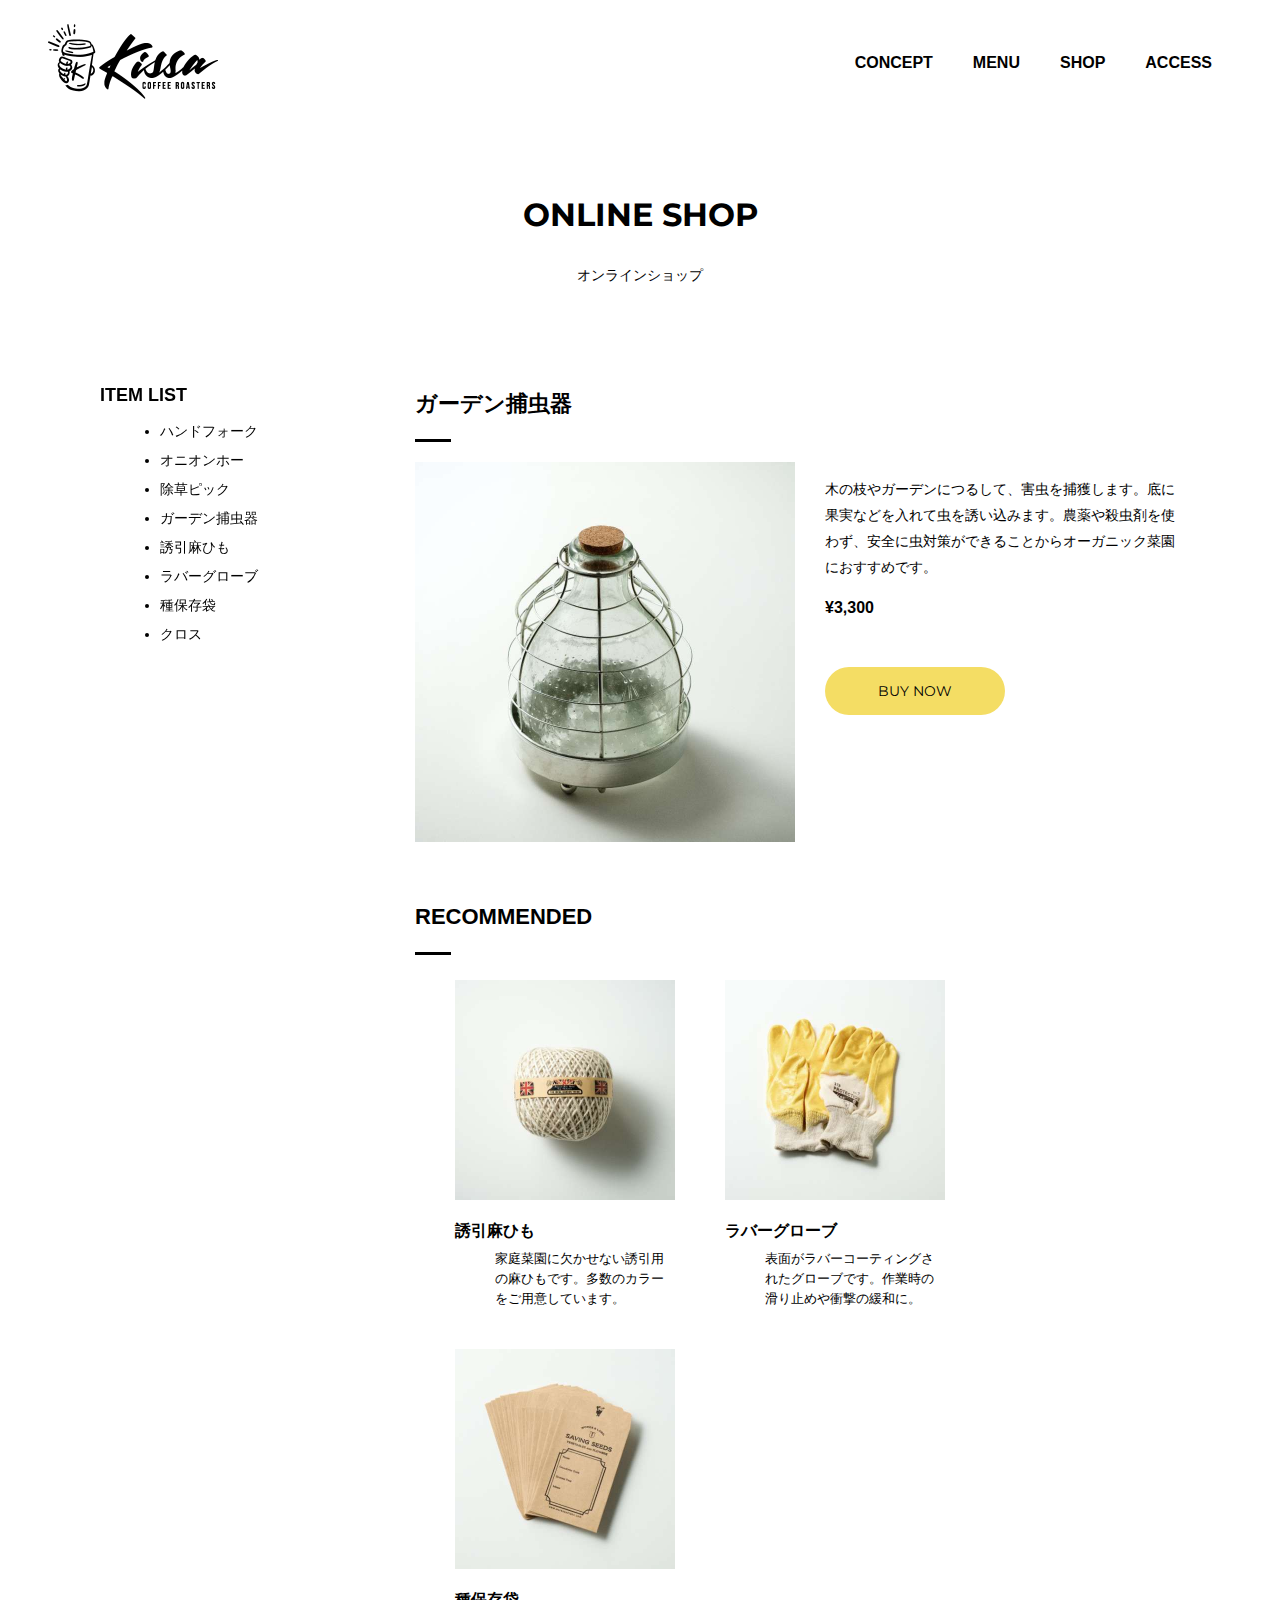
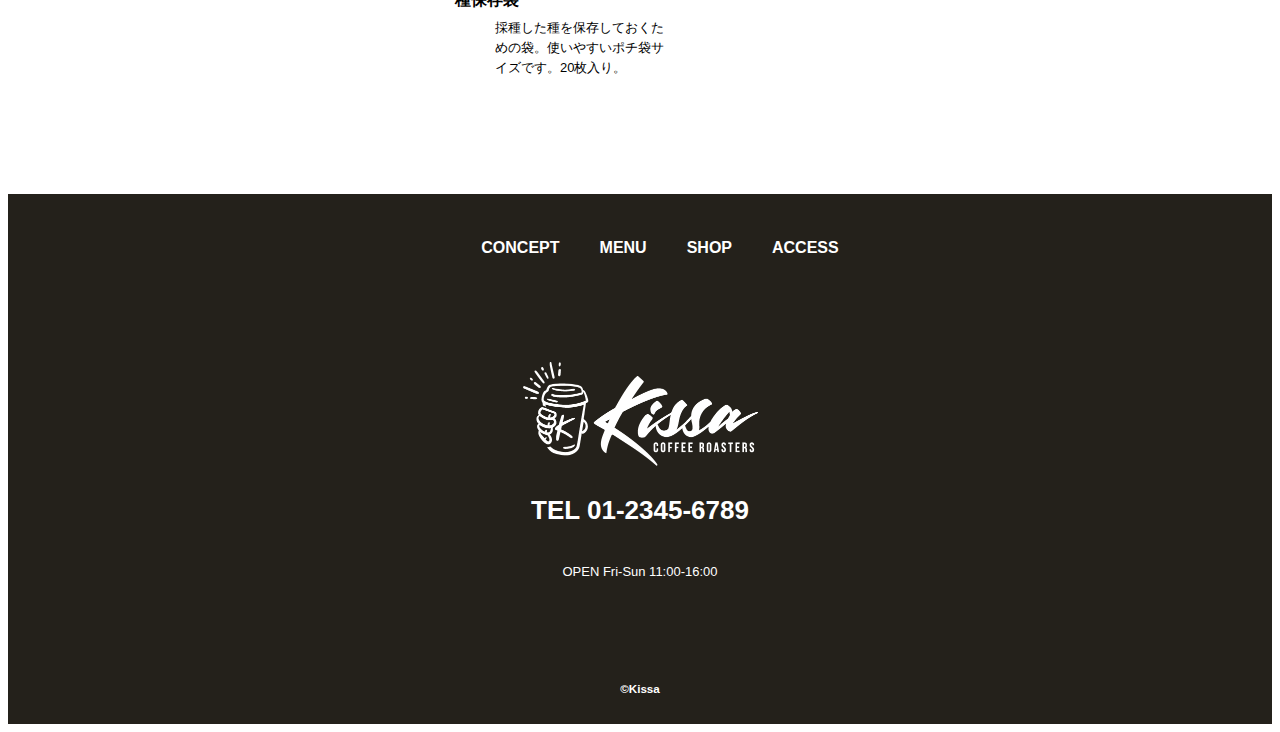
<file: shop-detail.html>
<!DOCTYPE html>
<html>

<head>
    <meta charset="UTF-8">
    <title>ONLINE SHOP｜KISSA official website</title>
    <meta name="description" content="カフェ「KISSA」のスタッフが厳選した、園芸用品のオンラインショップのページです。">
    <meta name="viewport" content="width=device-width">
    <script src="./js/toggle-menu.js"></script>
    <link href="./css/common.css" rel="stylesheet">
    <link href="./css/shop.css" rel="stylesheet">
    <link rel="preconnect" href="https://fonts.googleapis.com">
    <link rel="preconnect" href="https://fonts.gstatic.com" crossorigin>
    <link href="https://fonts.googleapis.com/css2?family=Montserrat:wght@700&display=swap" rel="stylesheet">
</head>

<body>

    <!-- headerここから -->
    <header class="header">
        <div class="header-inner">
            <a class="header-logo" href="./index.html">
                <img src="./images/common/logo-header.png" alt="KISSA">
            </a>
            <button class="toggle-menu-button"></button>
            <div class="header-site-menu">
                <nav class="site-menu">
                    <ul>
                        <li><a href="./concept.html">CONCEPT</a></li>
                        <li><a href="./menu.html">MENU</a></li>
                        <li><a href="./shop.html">SHOP</a></li>
                        <li><a href="./access.html">ACCESS</a></li>
                    </ul>
                </nav>
            </div>
        </div>
    </header>
    <!-- headerここまで -->

    <!-- mainここから -->
    <main class="main">
        <div class="title">
            <h1>ONLINE SHOP</h1>
            <p>オンラインショップ</p>
        </div>
        <div class="shop-contents">
            <div class="shop-item">
                <h2>ガーデン捕虫器</h2>
                <div class="item-area">
                    <img src="./images/shop/img-item04-large.jpg" alt="ガーデン捕虫器の画像">
                    <div class="about-item">
                        <p class="item-text">
                            木の枝やガーデンにつるして、害虫を捕獲します。底に果実などを入れて虫を誘い込みます。農薬や殺虫剤を使わず、安全に虫対策ができることからオーガニック菜園におすすめです。</p>
                        <p class="item-price">¥3,300</p>
                        <a href="https://www.amazon.co.jp/dp/4774190640/" target="_blank">BUY NOW</a>
                    </div>
                </div>
                <div class="item-group recommended">
                    <h2>RECOMMENDED</h2>
                    <ul class="item-list">
                        <li>
                            <a href="./shop-detail.html">
                                <img src="./images/shop/img-item05.jpg" alt="誘引麻ひもの画像">
                                <dl>
                                    <dt>誘引麻ひも</dt>
                                    <dd>家庭菜園に欠かせない誘引用の麻ひもです。多数のカラーをご用意しています。</dd>
                                </dl>
                            </a>
                        </li>
                        <li>
                            <a href="./shop-detail.html">
                                <img src="./images/shop/img-item06.jpg" alt="ラバーグローブの画像">
                                <dl>
                                    <dt>ラバーグローブ</dt>
                                    <dd>表面がラバーコーティングされたグローブです。作業時の滑り止めや衝撃の緩和に。</dd>
                                </dl>
                            </a>
                        </li>
                        <li>
                            <a href="./shop-detail.html">
                                <img src="./images/shop/img-item07.jpg" alt="種保存袋の商品画像">
                                <dl>
                                    <dt>種保存袋</dt>
                                    <dd>採種した種を保存しておくための袋。使いやすいポチ袋サイズです。20枚入り。</dd>
                                </dl>
                            </a>
                        </li>
                    </ul>
                </div>
            </div>
            <aside class="shop-menu">
                <div class="shop-menu-inner">
                    <h2>ITEM LIST</h2>
                    <ul>
                        <li><a href="./shop-detail.html">ハンドフォーク</a></li>
                        <li><a href="./shop-detail.html">オニオンホー</a></li>
                        <li><a href="./shop-detail.html">除草ピック</a></li>
                        <li><a href="./shop-detail.html">ガーデン捕虫器</a></li>
                        <li><a href="./shop-detail.html">誘引麻ひも</a></li>
                        <li><a href="./shop-detail.html">ラバーグローブ</a></li>
                        <li><a href="./shop-detail.html">種保存袋</a></li>
                        <li><a href="./shop-detail.html">クロス</a></li>
                    </ul>
                </div>
            </aside>
        </div>
    </main>
    <!-- mainここまで -->

    <!-- footerここから -->
    <footer class="footer">
        <nav class="site-menu">
            <ul>
                <li><a href="./concept.html">CONCEPT</a></li>
                <li><a href="./menu.html">MENU</a></li>
                <li><a href="./shop.html">SHOP</a></li>
                <li><a href="./access.html">ACCESS</a></li>
            </ul>
        </nav>
        <a class="footer-logo" href="./index.html">
            <img src="./images/common/logo-footer.png" alt="KISSA">
        </a>
        <p class="footer-tel">TEL 01-2345-6789</p>
        <p class="footer-time">OPEN Fri-Sun 11:00-16:00</p>
        <p class="copyright"><small>&copy;Kissa</small></p>
    </footer>
    <!-- footerここまで -->

</body>

</html>
</file>
<file: css/common.css>
@charset "utf-8";

*,
::before
::after {
  padding: 0;
  margin: 0;
  box-sizing: border-box;

}

ul,
ol{
  list-style: none;
}

a{
 color: inherit;
 text-decoration: none;
}

body {
font-family: sans-serif;
font-size: 16px;
color: #000000;
line-height: 1; 
background-color: #ffffff;
}

img {
    max-width: 100%;
}

.header-inner {
  max-width: 1200px;
  height: 110px;
  margin-left: auto;
  margin-right: auto;
  padding-left: 40px;
  padding-right: 40px;
  display: flex;
  justify-content: space-between;
  align-items: center;
}

.toggle-menu-button {
    display: none;
}

.header-logo{
  display: block;
  width: 170px;
}

.site-menu ul {
  display: flex;
}

.site-menu ul  li{
  margin-left: 20px;
  margin-right: 20px;
}

.site-menu ul li a {
  font-family: 'Monsterrat', sans-serif;
  font-weight: bold;
}

.footer  { 
  color: #ffffff;
  background-color: #24211b;
  padding-top: 30px;
  padding-bottom: 15px;
  display: flex;
  flex-direction: column;
  align-items: center;
}

.footer-logo  {
  display: block;
  width: 235px;
  margin-top: 90px;
}

.footer-tel  {
  font-size: 26px;
  font-weight: bold;
  margin-top: 28px;
}

.footer-time {
  font-size: 13px;
  margin-top: 16px;
}

.copyright  {
  font-size: 14px;
  font-weight: bold;
  margin-top: 90px;
}


@media (max-width: 800px) {
  .site-menu ul {
    display:block;
    text-align: center;
  }

  .site-menu li {
    margin-top: 20px;
  }
  
  .header  {
    position: fixed;
    top: 0;
    left: 0;
    right: 0;
    background-color: #ffffff;
    height: 50px;
    z-index: 10;
    box-shadow: 0 3px 6px rgba(0, 0, 0, 0.1);
  }
  
  .header-inner  {
    padding-left: 20px;
    padding-right: 20px;
    height: 100%;
    position: relative;
  }
  
  .header-logo {
    width: 100px;
  }
  
  
  .header-site-menu {
    position: absolute;
    top: 100%;
    left: 0;
    right: 0;
    color: #ffffff;
    background-color: #736E62;
    padding-top: 30px;
    padding-bottom: 50px;
    display:none;
    }

    .header-site-menu.is-show{
      display: block;
    }
  
  
  .toggle-menu-button {
    display: block;
    width: 44px ;
    height: 34px;
    background-image: url(../images/common/icon-menu.png);
    background-size: 50%;
    background-position: center;
    background-repeat: no-repeat;

    background-color: transparent;
    border: none;
    border-radius: 0;
    outline: none;
  } 

  .main {
    padding-top: 50px;
  }

  .footer-logo {
    margin-top: 60px;
  }

  .footer-tel {
    font-size: 20px;
  }

  .copyright {
    margin-top: 50px;
  }
}
</file>
<file: css/shop.css>
@charset "utf-8";

.title {
    display: flex;
    flex-direction: column;
    align-items: center;
    margin-top: 60px;
}

.title h1 {
    font-family: 'Montserrat', sans-serif;
    font-size: 32px;
    font-weight: bold;
}

.title p {
    font-size: 14px;
    margin-top: 15px;
}

.shop-contents {
    width: 1080px;
    max-width: 90%;
    margin-top: 75px;
    margin-left: auto;
    margin-right: auto;
    display: flex;
    justify-content: space-between;
    flex-direction: row-reverse;
}

.shop-item {
    flex-grow: 1;
    max-width: 765px;
}

.shop-item h2 {
    font-size: 22px;
    font-weight: bold;
    line-height: 30px;
}

.shop-item h2::after {
    content: '';
    display: block;
    width: 36px;
    height: 3px;
    background-color: #000000;
    margin-top: 20px;
}

.item-list {
    margin-top: 25px;
    display: grid;
    grid-template-columns: repeat(auto-fit, 220px);
    column-gap: 50px;
    row-gap: 40px;
}

.item-list a {
    display: block;
    transition-duration: 0.2s;
}

.item-list a:hover {
    transform: scale(1.05);
}

.item-list dl {
    margin-top: 20px;
}

.item-list dt {
    font-weight: bold;
}

.item-list dd {
    font-size: 13px;
    line-height: 20px;
    margin-top: 10px;
}

.shop-menu {
    flex-shrink: 0;
    margin-right: 60px;
    position: relative;
}

.shop-menu-inner {
    position: sticky;
    top: 30px;
    left: 0;
    right: 0;
}

.shop-menu-inner h2 {
    font-size: 18px;
    font-weight: bold;
}

.shop-menu-inner ul {
    list-style-type: disc;
    margin-top: 20px;
    margin-left: 20px;
}

.shop-menu-inner li {
    font-size: 14px;
    margin-top: 15px;
}

.item-area {
    margin-top: 20px;
    display: flex;
}

.item-area img {
    width: 50%;
    max-width: 380px;
}

.about-item {
    margin-left: 30px;
}

.about-item .item-text {
    font-size: 14px;
    line-height: 26px;
}

.about-item .item-price {
    font-weight: bold;
    margin-top: 20px;
}

.about-item a {
    background-color: #f4dd64;
    display: inline-block;
    min-width: 180px;
    line-height: 48px;
    border-radius: 24px;
    font-family: 'Montserrat', sans-serif;
    font-size: 14px;
    text-align: center;
    margin-top: 35px;
}

.about-item a:hover {
    background-color: #d8b500;
}

.recommended {
    margin-top: 60px;
}

.footer {
    margin-top: 100px;
}

@media (max-width: 800px) {
    .shop-contents {
        display: block;
        max-width: 100%;
        margin-top: 60px;
    }

    .shop-item {
        max-width: 540px;
        margin-left: auto;
        margin-right: auto;
        padding-left: 20px;
        padding-right: 20px;
    }

    .item-list {
        grid-template-columns: repeat(2, 1fr);
        column-gap: 35px;
    }

    .shop-menu {
        background-color: #f8f8f8;
        padding-top: 50px;
        padding-bottom: 50px;
        margin-top: 60px;
        margin-right: 0;
    }

    .shop-menu-inner {
        max-width: 540px;
        margin-left: auto;
        margin-right: auto;
        padding-left: 20px;
        padding-right: 20px;
    }

    .item-area {
        display: block;
    }

    .item-area img {
        width: 100%;
        max-width: 100%;
    }

    .about-item {
        margin-top: 20px;
        margin-left: 0;
    }

    .about-item a {
        width: 100%;
    }

    .footer {
        margin-top: 0;
    }
}
</file>
